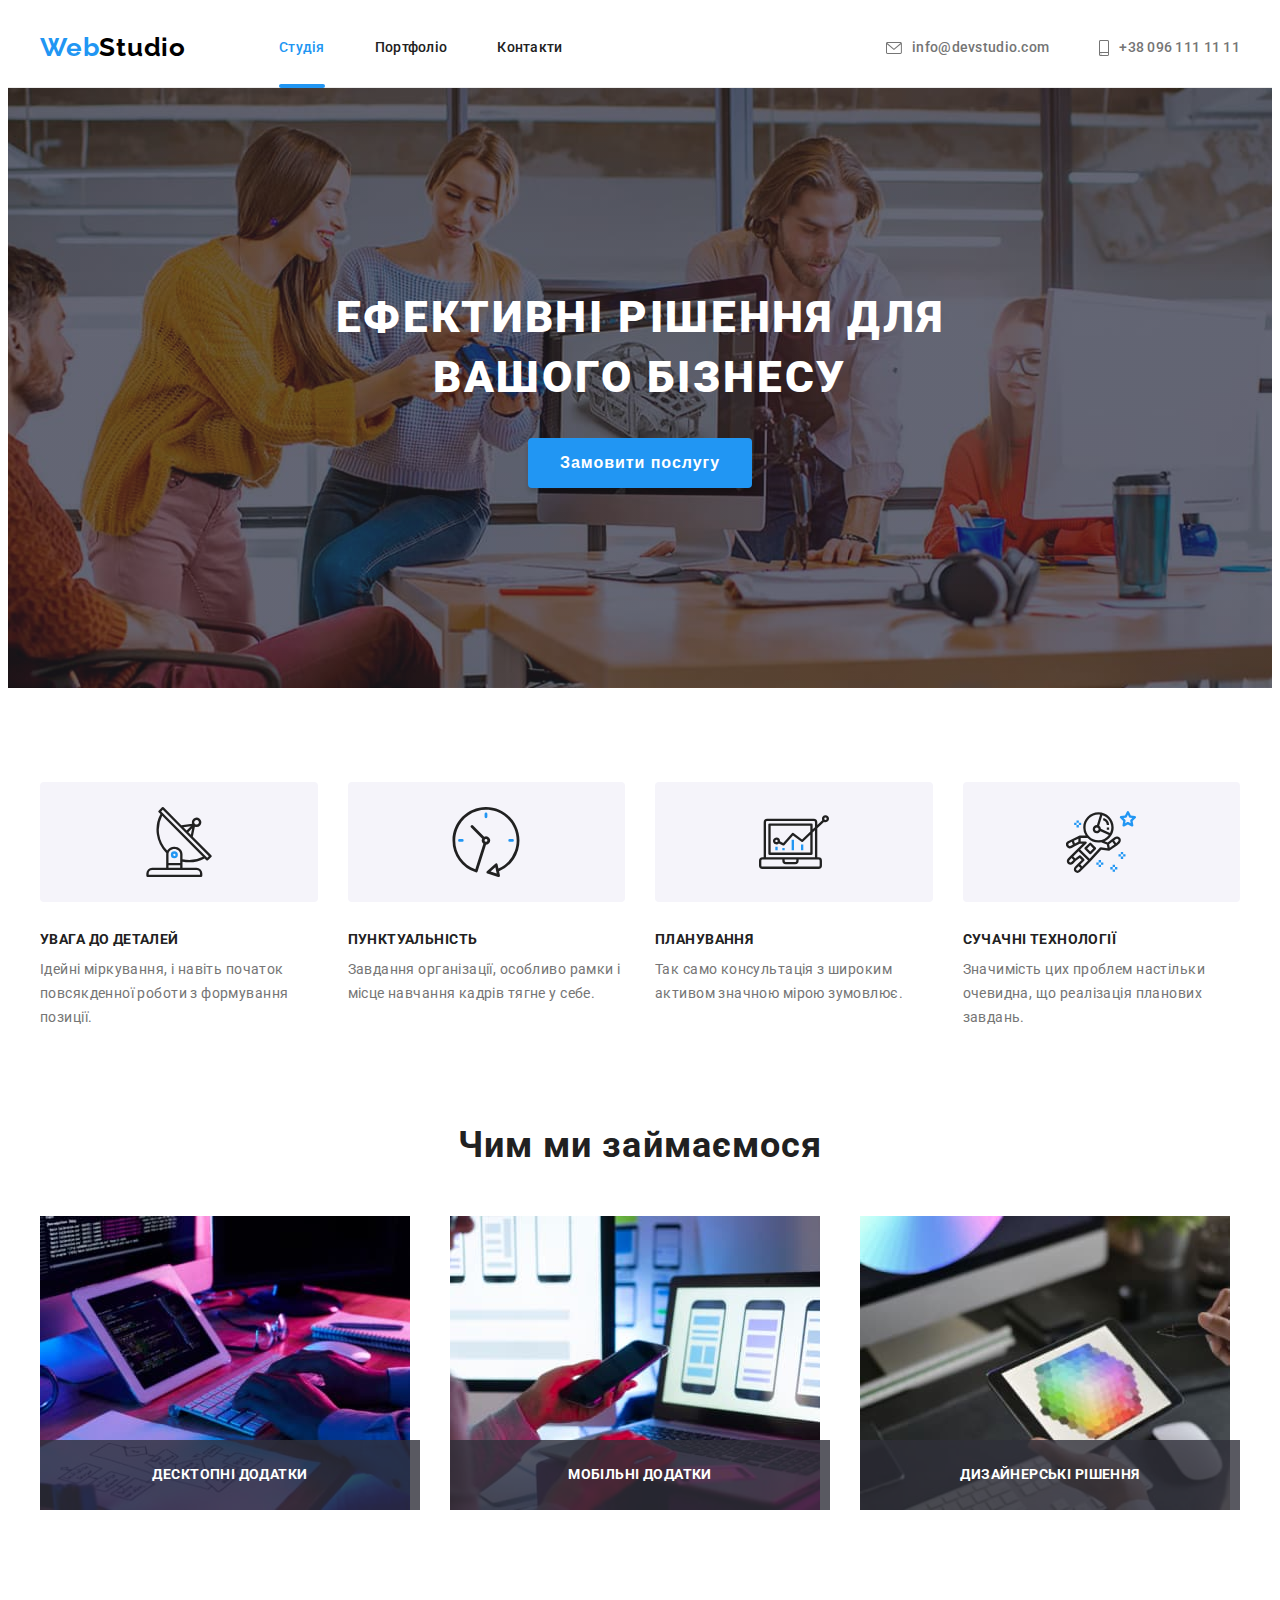
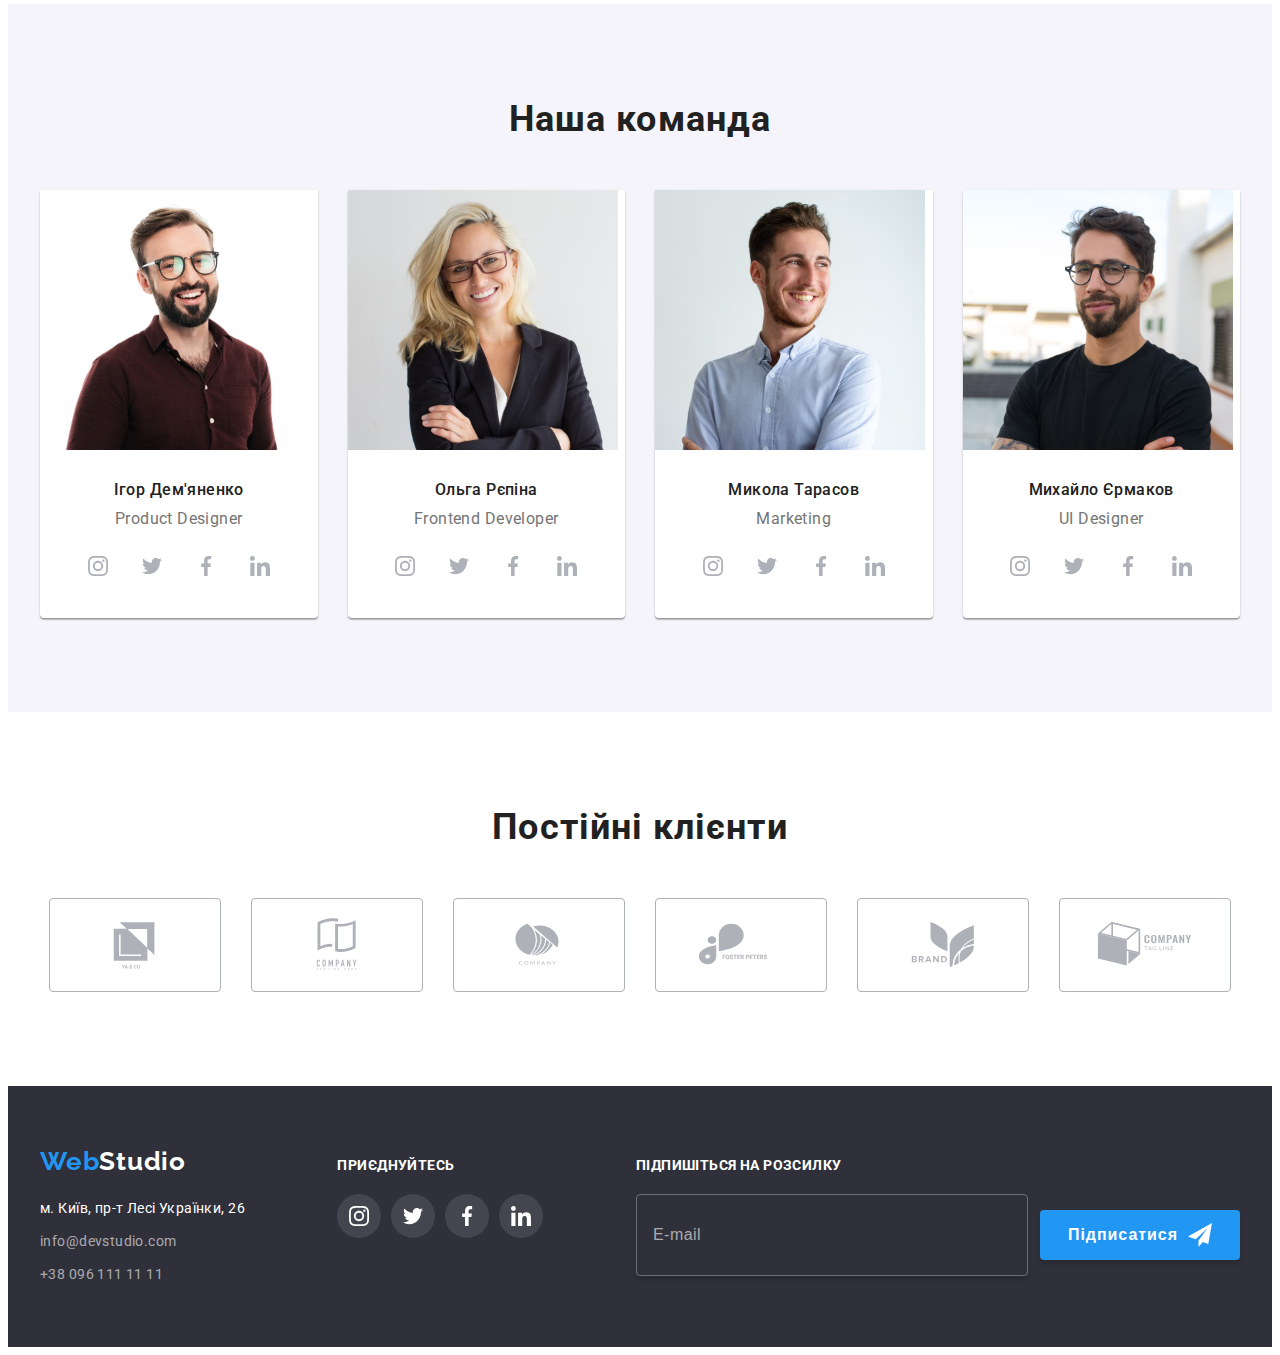
<file: index.html>
<!DOCTYPE html>
<html lang="uk">
  <head>
    <meta charset="UTF-8" />
    <meta http-equiv="X-UA-Compatible" content="IE=edge" />
    <meta name="viewport" content="width=device-width, initial-scale=1.0" />
    <title>WebStudio</title>
    <link rel="preconnect" href="https://fonts.googleapis.com" />
    <link rel="preconnect" href="https://fonts.gstatic.com" crossorigin />
    <link
      href="https://fonts.googleapis.com/css2?family=Raleway:wght@700&family=Roboto:wght@400;500;700;900&display=swap"
      rel="stylesheet"
    />
    <link
      rel="stylesheet"
      href="https://cdnjs.cloudflare.com/ajax/libs/modern-normalize/1.1.0/modern-normalize.min.css"
      integrity="sha512-wpPYUAdjBVSE4KJnH1VR1HeZfpl1ub8YT/NKx4PuQ5NmX2tKuGu6U/JRp5y+Y8XG2tV+wKQpNHVUX03MfMFn9Q=="
      crossorigin="anonymous"
      referrerpolicy="no-referrer"
    />
    <link rel="stylesheet" href="./css/styles.css" />
  </head>
  <body>
    <!-- HEADER -->
    <header class="page-header">
      <div class="container page-header-container">
        <nav class="page-nav">
          <a class="logo header-logo link" href="./index.html"
            ><span class="accent">Web</span>Studio</a
          >

          <ul class="menu-list list">
            <li class="menu-item">
              <a class="menu-link link current" href="./index.html">Студія</a>
            </li>
            <li class="menu-item">
              <a class="menu-link link" href="./portfolio.html">Портфоліо</a>
            </li>
            <li class="menu-item"><a class="menu-link link" href="">Контакти</a></li>
          </ul>
        </nav>

        <ul class="auth-nav list">
          <li class="auth-item">
            <a class="auth-link link" href="mailto:info@devstudio.com">
              <svg class="auth-link-icon" width="16" height="12">
                <use href="./images/icons.svg#icon-envelope"></use>
              </svg>
              info@devstudio.com</a
            >
          </li>
          <li class="auth-item">
            <a class="auth-link link" href="tel:+380961111111">
              <svg class="auth-link-icon" width="10" height="16">
                <use href="./images/icons.svg#icon-smartphone"></use>
              </svg>
              +38 096 111 11 11</a
            >
          </li>
        </ul>
      </div>
    </header>

    <main>
      <!-- HERO -->
      <section class="hero">
        <h1 class="page-title">Ефективні рішення для вашого бізнесу</h1>
        <button class="btn" type="button" data-modal-open>Замовити послугу</button>
      </section>

      <!-- FEATURES -->
      <section class="features-section section">
        <div class="container">
          <h2 class="visually-hidden">Особливості</h2>
          <ul class="features list">
            <li class="feature">
              <div class="thumb">
                <svg width="70" height="70">
                  <use href="./images/icons.svg#icon-antenna"></use>
                </svg>
              </div>
              <h3 class="subtitle">Увага до деталей</h3>
              <p class="description">
                Ідейні міркування, і навіть початок повсякденної роботи з формування позиції.
              </p>
            </li>

            <li class="feature">
              <div class="thumb">
                <svg width="70" height="70">
                  <use href="./images/icons.svg#icon-clock"></use>
                </svg>
              </div>
              <h3 class="subtitle">Пунктуальність</h3>
              <p class="description">
                Завдання організації, особливо рамки і місце навчання кадрів тягне у себе.
              </p>
            </li>

            <li class="feature">
              <div class="thumb">
                <svg width="70" height="70">
                  <use href="./images/icons.svg#icon-diagram"></use>
                </svg>
              </div>
              <h3 class="subtitle">Планування</h3>
              <p class="description">
                Так само консультація з широким активом значною мірою зумовлює.
              </p>
            </li>

            <li class="feature">
              <div class="thumb">
                <svg width="70" height="70">
                  <use href="./images/icons.svg#icon-astronaut"></use>
                </svg>
              </div>
              <h3 class="subtitle">Сучачні технології</h3>
              <p class="description">
                Значимість цих проблем настільки очевидна, що реалізація планових завдань.
              </p>
            </li>
          </ul>
        </div>
      </section>

      <!-- WHAT WE DO -->
      <section class="section">
        <div class="container">
          <h2 class="title">Чим ми займаємося</h2>
          <ul class="directions list">
            <li class="direction">
              <img
                src="./images/what-we-do/noutbook.jpg"
                alt="чоловік пише код програми на ноутбуці"
                width="370"
                height="294"
              />
              <p class="direction-name">Десктопні додатки</p>
            </li>
            <li class="direction">
              <img
                src="./images/what-we-do/mobile.jpg"
                alt="програміст розробляє мобільну версію сайту"
                width="370"
                height="294"
              />
              <p class="direction-name">Мобільні додатки</p>
            </li>
            <li class="direction">
              <img
                src="./images/what-we-do/tablet.jpg"
                alt="палітра кольорів на екрані планшету"
                width="370"
                height="294"
              />
              <p class="direction-name">Дизайнерські рішення</p>
            </li>
          </ul>
        </div>
      </section>

      <!-- ABOUT -->
      <section class="about section">
        <div class="container">
          <h2 class="title">Наша команда</h2>
          <ul class="team list">
            <li class="team-item">
              <img src="./images/team/igor-demjanenko.jpg" alt="чоловік" width="270" height="260" />
              <div class="content-wrap">
                <h3 class="name">Ігор Дем'яненко</h3>
                <p class="position" lang="en">Product Designer</p>
                <ul class="social-list list">
                  <li>
                    <a href="" class="social-list-link social-list-link-theme-light">
                      <svg class="social-list-icon" width="20" height="20">
                        <use href="./images/icons.svg#icon-instagram"></use>
                      </svg>
                    </a>
                  </li>
                  <li>
                    <a href="" class="social-list-link social-list-link-theme-light">
                      <svg class="social-list-icon" width="20" height="20">
                        <use href="./images/icons.svg#icon-twitter"></use>
                      </svg>
                    </a>
                  </li>
                  <li>
                    <a href="" class="social-list-link social-list-link-theme-light">
                      <svg class="social-list-icon" width="20" height="20">
                        <use href="./images/icons.svg#icon-facebook"></use>
                      </svg>
                    </a>
                  </li>
                  <li>
                    <a href="" class="social-list-link social-list-link-theme-light">
                      <svg class="social-list-icon" width="20" height="20">
                        <use href="./images/icons.svg#icon-linkedin"></use>
                      </svg>
                    </a>
                  </li>
                </ul>
              </div>
            </li>

            <li class="team-item">
              <img src="./images/team/olga-repina.jpg" alt="жінка" width="270" height="260" />
              <div class="content-wrap">
                <h3 class="name">Ольга Рєпіна</h3>
                <p class="position" lang="en">Frontend Developer</p>
                <ul class="social-list list">
                  <li>
                    <a href="" class="social-list-link social-list-link-theme-light">
                      <svg class="social-list-icon" width="20" height="20">
                        <use href="./images/icons.svg#icon-instagram"></use>
                      </svg>
                    </a>
                  </li>
                  <li>
                    <a href="" class="social-list-link social-list-link-theme-light">
                      <svg class="social-list-icon" width="20" height="20">
                        <use href="./images/icons.svg#icon-twitter"></use>
                      </svg>
                    </a>
                  </li>
                  <li>
                    <a href="" class="social-list-link social-list-link-theme-light">
                      <svg class="social-list-icon" width="20" height="20">
                        <use href="./images/icons.svg#icon-facebook"></use>
                      </svg>
                    </a>
                  </li>
                  <li>
                    <a href="" class="social-list-link social-list-link-theme-light">
                      <svg class="social-list-icon" width="20" height="20">
                        <use href="./images/icons.svg#icon-linkedin"></use>
                      </svg>
                    </a>
                  </li>
                </ul>
              </div>
            </li>

            <li class="team-item">
              <img src="./images/team/nikolaj-tarasov.jpg" alt="чоловік" width="270" height="260" />
              <div class="content-wrap">
                <h3 class="name">Микола Тарасов</h3>
                <p class="position" lang="en">Marketing</p>
                <ul class="social-list list">
                  <li>
                    <a href="" class="social-list-link social-list-link-theme-light">
                      <svg class="social-list-icon" width="20" height="20">
                        <use href="./images/icons.svg#icon-instagram"></use>
                      </svg>
                    </a>
                  </li>
                  <li>
                    <a href="" class="social-list-link social-list-link-theme-light">
                      <svg class="social-list-icon" width="20" height="20">
                        <use href="./images/icons.svg#icon-twitter"></use>
                      </svg>
                    </a>
                  </li>
                  <li>
                    <a href="" class="social-list-link social-list-link-theme-light">
                      <svg class="social-list-icon" width="20" height="20">
                        <use href="./images/icons.svg#icon-facebook"></use>
                      </svg>
                    </a>
                  </li>
                  <li>
                    <a href="" class="social-list-link social-list-link-theme-light">
                      <svg class="social-list-icon" width="20" height="20">
                        <use href="./images/icons.svg#icon-linkedin"></use>
                      </svg>
                    </a>
                  </li>
                </ul>
              </div>
            </li>

            <li class="team-item">
              <img src="./images/team/mihail-ermakov.jpg" alt="чоловік" width="270" height="260" />
              <div class="content-wrap">
                <h3 class="name">Михайло Єрмаков</h3>
                <p class="position" lang="en">UI Designer</p>
                <ul class="social-list list">
                  <li>
                    <a href="" class="social-list-link social-list-link-theme-light">
                      <svg class="social-list-icon" width="20" height="20">
                        <use href="./images/icons.svg#icon-instagram"></use>
                      </svg>
                    </a>
                  </li>
                  <li>
                    <a href="" class="social-list-link social-list-link-theme-light">
                      <svg class="social-list-icon" width="20" height="20">
                        <use href="./images/icons.svg#icon-twitter"></use>
                      </svg>
                    </a>
                  </li>
                  <li>
                    <a href="" class="social-list-link social-list-link-theme-light">
                      <svg class="social-list-icon" width="20" height="20">
                        <use href="./images/icons.svg#icon-facebook"></use>
                      </svg>
                    </a>
                  </li>
                  <li>
                    <a href="" class="social-list-link social-list-link-theme-light">
                      <svg class="social-list-icon" width="20" height="20">
                        <use href="./images/icons.svg#icon-linkedin"></use>
                      </svg>
                    </a>
                  </li>
                </ul>
              </div>
            </li>
          </ul>
        </div>
      </section>

      <!-- CLIENTS -->
      <section class="section">
        <div class="container">
          <h2 class="title">Постійні клієнти</h2>

          <ul class="client-list list">
            <li>
              <a href="" class="client-list-link">
                <svg class="client-logo" width="106" height="60">
                  <use href="./images/icons.svg#icon-client-1"></use>
                </svg>
              </a>
            </li>

            <li>
              <a href="" class="client-list-link">
                <svg class="client-logo" width="106" height="60">
                  <use href="./images/icons.svg#icon-client-2"></use>
                </svg>
              </a>
            </li>

            <li>
              <a href="" class="client-list-link">
                <svg class="client-logo" width="106" height="60">
                  <use href="./images/icons.svg#icon-client-3"></use>
                </svg>
              </a>
            </li>

            <li>
              <a href="" class="client-list-link">
                <svg class="client-logo" width="106" height="60">
                  <use href="./images/icons.svg#icon-client-4"></use>
                </svg>
              </a>
            </li>

            <li>
              <a href="" class="client-list-link">
                <svg class="client-logo" width="106" height="60">
                  <use href="./images/icons.svg#icon-client-5"></use>
                </svg>
              </a>
            </li>

            <li>
              <a href="" class="client-list-link">
                <svg class="client-logo" width="106" height="60">
                  <use href="./images/icons.svg#icon-client-6"></use>
                </svg>
              </a>
            </li>
          </ul>
        </div>
      </section>
    </main>

    <!-- FOOTER -->
    <footer class="page-footer">
      <div class="container footer-container">
        <div class="adress-block">
          <a class="logo footer-logo link" href="./index.html"
            ><span class="accent">Web</span>Studio</a
          >
          <address>
            <ul class="adress-list list">
              <li class="adress-item">
                <a
                  class="address link"
                  href="https://goo.gl/maps/6pip9bkwr5iF757Q7"
                  target="_blank"
                  rel="noopener noreferrer"
                  >м. Київ, пр-т Лесі Українки, 26</a
                >
              </li>
              <li class="adress-item">
                <a class="contact link" href="mailto:info@devstudio.com">info@devstudio.com</a>
              </li>
              <li class="adress-item">
                <a class="contact link" href="tel:+380961111111">+38 096 111 11 11</a>
              </li>
            </ul>
          </address>
        </div>

        <div class="social-block">
          <p class="block-desk">Приєднуйтесь</p>
          <ul class="social-list list">
            <li>
              <a href="" class="social-list-link social-list-link-theme-dark">
                <svg class="social-list-icon" width="20" height="20">
                  <use href="./images/icons.svg#icon-instagram"></use>
                </svg>
              </a>
            </li>
            <li>
              <a href="" class="social-list-link social-list-link-theme-dark">
                <svg class="social-list-icon" width="20" height="20">
                  <use href="./images/icons.svg#icon-twitter"></use>
                </svg>
              </a>
            </li>
            <li>
              <a href="" class="social-list-link social-list-link-theme-dark">
                <svg class="social-list-icon" width="20" height="20">
                  <use href="./images/icons.svg#icon-facebook"></use>
                </svg>
              </a>
            </li>
            <li>
              <a href="" class="social-list-link social-list-link-theme-dark">
                <svg class="social-list-icon" width="20" height="20">
                  <use href="./images/icons.svg#icon-linkedin"></use>
                </svg>
              </a>
            </li>
          </ul>
        </div>

        <div class="form-block">
          <p class="block-desk">Підпишіться на розсилку</p>
          <form class="footer-form">
            <input type="email" name="user-email" class="footer-form-input" placeholder="E-mail" />
            <button type="submit" class="btn btn-with-icon">
              Підписатися
              <svg class="btn-icon" width="24" height="24">
                <use href="./images/icons.svg#icon-send"></use>
              </svg>
            </button>
          </form>
        </div>
      </div>
    </footer>

    <!-- MODAL -->
    <div class="backdrop is-hidden" data-modal>
      <div class="modal">
        <button type="button" class="modal-close-btn" data-modal-close>
          <svg class="modal-close-icon" width="18" height="18">
            <use href="./images/icons.svg#icon-close"></use>
          </svg>
        </button>

        <p class="modal-desk">Залиште свої дані, ми вам передзвонимо</p>

        <form class="modal-form">
          <label class="modal-form-field">
            <span class="modal-form-input-desk">Ім'я</span>
            <span class="modal-form-input-wrapper">
              <input type="text" name="user-name" class="modal-form-input" />
              <svg class="modal-form-icon" width="18" height="18">
                <use href="./images/icons.svg#icon-person"></use>
              </svg>
            </span>
          </label>

          <label class="modal-form-field">
            <span class="modal-form-input-desk">Телефон</span>
            <span class="modal-form-input-wrapper">
              <input type="tel" name="user-phone" class="modal-form-input" />
              <svg class="modal-form-icon" width="18" height="18">
                <use href="./images/icons.svg#icon-phone"></use>
              </svg>
            </span>
          </label>

          <label class="modal-form-field">
            <span class="modal-form-input-desk">Пошта</span>
            <span class="modal-form-input-wrapper">
              <input type="email" name="user-email" class="modal-form-input" />
              <svg class="modal-form-icon" width="18" height="18">
                <use href="./images/icons.svg#icon-email"></use>
              </svg>
            </span>
          </label>

          <label class="modal-form-field">
            <span class="modal-form-input-desk">Коментар</span>
            <textarea
              class="modal-form-massage"
              name="user-comment"
              placeholder="Введіть текст"
            ></textarea>
          </label>

          <input
            type="checkbox"
            name="user-policy"
            id="policy"
            class="modal-form-check visually-hidden"
          />
          <label for="policy" class="modal-form-check-desc"
            >Погоджуюся з розсилкою та приймаю &nbsp<a href="" class="contract-link"
              >Умови договору</a
            ></label
          >

          <button type="submit" class="btn modal-form-btn">Відправити</button>
        </form>
      </div>
    </div>

    <script src="./js/modal.js"></script>
  </body>
</html>
</file>
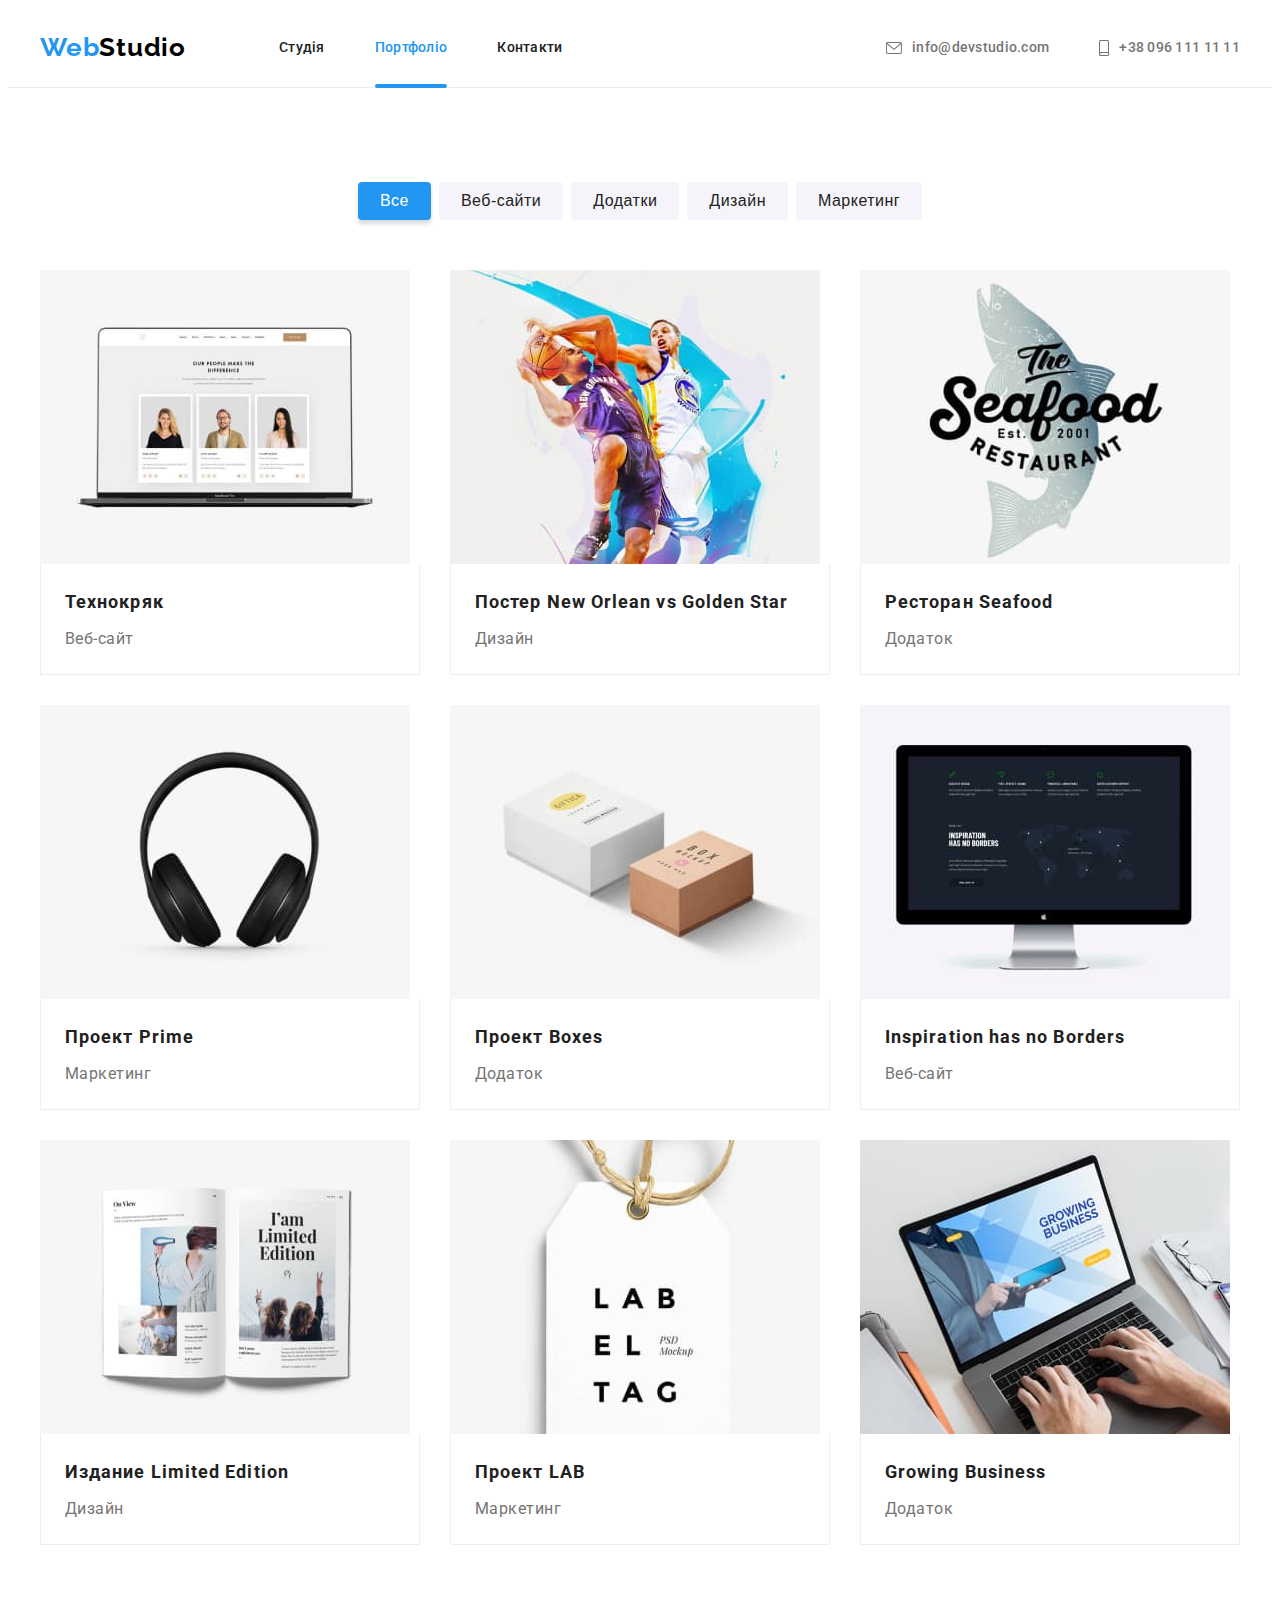
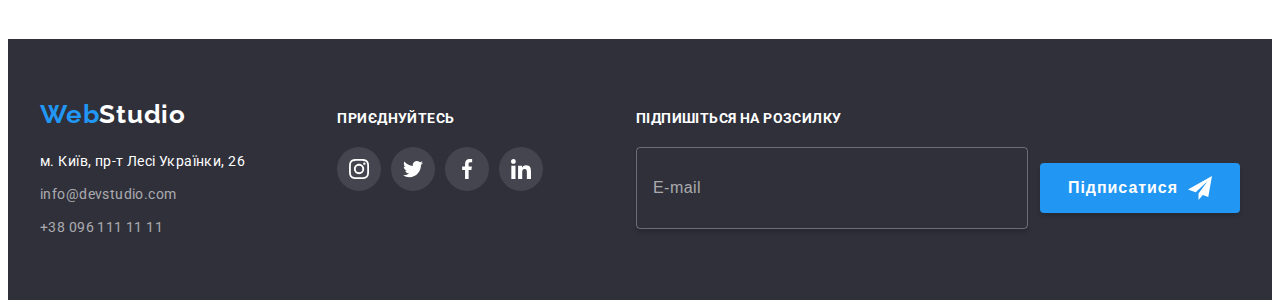
<file: portfolio.html>
<!DOCTYPE html>
<html lang="uk">
  <head>
    <meta charset="UTF-8" />
    <meta http-equiv="X-UA-Compatible" content="IE=edge" />
    <meta name="viewport" content="width=device-width, initial-scale=1.0" />
    <title>WebStudio</title>
    <link rel="preconnect" href="https://fonts.googleapis.com" />
    <link rel="preconnect" href="https://fonts.gstatic.com" crossorigin />
    <link
      href="https://fonts.googleapis.com/css2?family=Raleway:wght@700&family=Roboto:wght@400;500;700;900&display=swap"
      rel="stylesheet"
    />
    <link
      rel="stylesheet"
      href="https://cdnjs.cloudflare.com/ajax/libs/modern-normalize/1.1.0/modern-normalize.min.css"
      integrity="sha512-wpPYUAdjBVSE4KJnH1VR1HeZfpl1ub8YT/NKx4PuQ5NmX2tKuGu6U/JRp5y+Y8XG2tV+wKQpNHVUX03MfMFn9Q=="
      crossorigin="anonymous"
      referrerpolicy="no-referrer"
    />
    <link rel="stylesheet" href="./css/styles.css" />
  </head>
  <body>
    <!-- HEADER -->
    <header class="page-header">
      <div class="container page-header-container">
        <nav class="page-nav">
          <a class="logo header-logo link" href="./index.html"
            ><span class="accent">Web</span>Studio</a
          >

          <ul class="menu-list list">
            <li class="menu-item">
              <a class="menu-link link" href="./index.html">Студія</a>
            </li>
            <li class="menu-item">
              <a class="menu-link link current" href="./portfolio.html">Портфоліо</a>
            </li>
            <li class="menu-item"><a class="menu-link link" href="">Контакти</a></li>
          </ul>
        </nav>

        <ul class="auth-nav list">
          <li class="auth-item">
            <a class="auth-link link" href="mailto:info@devstudio.com">
              <svg class="auth-link-icon" width="16" height="12">
                <use href="./images/icons.svg#icon-envelope"></use>
              </svg>
              info@devstudio.com</a
            >
          </li>
          <li class="auth-item">
            <a class="auth-link link" href="tel:+380961111111">
              <svg class="auth-link-icon" width="10" height="16">
                <use href="./images/icons.svg#icon-smartphone"></use>
              </svg>
              +38 096 111 11 11</a
            >
          </li>
        </ul>
      </div>
    </header>

    <main>
      <!-- OUR WORKS -->
      <section class="section">
        <div class="container">
          <h1 class="visually-hidden">OUR WORKS</h1>
          <ul class="filter-list list">
            <li class="filter-item">
              <button class="filter-btn filter-btn-active" type="button">Все</button>
            </li>
            <li class="filter-item"><button class="filter-btn" type="button">Веб-сайти</button></li>
            <li class="filter-item"><button class="filter-btn" type="button">Додатки</button></li>
            <li class="filter-item"><button class="filter-btn" type="button">Дизайн</button></li>
            <li class="filter-item"><button class="filter-btn" type="button">Маркетинг</button></li>
          </ul>
          <ul class="gallery list">
            <li class="gallery-item">
              <div class="gallery-img-wrap">
                <img
                  src="./images/works/work-1.jpg"
                  alt="на ноутбуці відкритий сайт"
                  width="370"
                  height="294"
                />
                <div class="overlay">
                  <p class="overlay-text">
                    Ресурс пропонує комплексні пропозиції з різним рівнем функціоналу та сервісів.
                    Все це дозволить відвідувачу отримати вичерпні відомості про компанію чи
                    приватну особу.
                  </p>
                </div>
              </div>
              <div class="gallery-content">
                <h2 class="caption">Технокряк</h2>
                <p class="category">Веб-сайт</p>
              </div>
            </li>

            <li class="gallery-item">
              <div class="gallery-img-wrap">
                <img
                  src="./images/works/work-2.jpg"
                  alt="два баскетболісти під час гри"
                  width="370"
                  height="294"
                />
                <div class="overlay">
                  <p class="overlay-text">
                    Ресурс пропонує комплексні пропозиції з різним рівнем функціоналу та сервісів.
                    Все це дозволить відвідувачу отримати вичерпні відомості про компанію чи
                    приватну особу.Ресурс пропонує комплексні пропозиції з різним рівнем функціоналу
                    та сервісів. Все це дозволить відвідувачу отримати вичерпні відомості про
                    компанію чи приватну особу.Ресурс пропонує комплексні пропозиції з різним рівнем
                    функціоналу та сервісів. Все це дозволить відвідувачу отримати вичерпні
                    відомості про компанію чи приватну особу.
                  </p>
                </div>
              </div>
              <div class="gallery-content">
                <h2 class="caption">Постер New Orlean vs Golden Star</h2>
                <p class="category">Дизайн</p>
              </div>
            </li>

            <li class="gallery-item">
              <div class="gallery-img-wrap">
                <img src="./images/works/work-3.jpg" alt="логотип" width="370" height="294" />
                <div class="overlay">
                  <p class="overlay-text">
                    Ресурс пропонує комплексні пропозиції з різним рівнем функціоналу та сервісів.
                    Все це дозволить відвідувачу отримати вичерпні відомості про компанію чи
                    приватну особу.
                  </p>
                </div>
              </div>
              <div class="gallery-content">
                <h2 class="caption">Ресторан Seafood</h2>
                <p class="category">Додаток</p>
              </div>
            </li>

            <li class="gallery-item">
              <div class="gallery-img-wrap">
                <img src="./images/works/work-4.jpg" alt="навушники" width="370" height="294" />
                <div class="overlay">
                  <p class="overlay-text">
                    Ресурс пропонує комплексні пропозиції з різним рівнем функціоналу та сервісів.
                    Все це дозволить відвідувачу отримати вичерпні відомості про компанію чи
                    приватну особу.
                  </p>
                </div>
              </div>
              <div class="gallery-content">
                <h2 class="caption">Проект Prime</h2>
                <p class="category">Маркетинг</p>
              </div>
            </li>

            <li class="gallery-item">
              <div class="gallery-img-wrap">
                <img src="./images/works/work-5.jpg" alt="дві коробки" width="370" height="294" />
                <div class="overlay">
                  <p class="overlay-text">
                    Ресурс пропонує комплексні пропозиції з різним рівнем функціоналу та сервісів.
                    Все це дозволить відвідувачу отримати вичерпні відомості про компанію чи
                    приватну особу.
                  </p>
                </div>
              </div>
              <div class="gallery-content">
                <h2 class="caption">Проект Boxes</h2>
                <p class="category">Додаток</p>
              </div>
            </li>

            <li class="gallery-item">
              <div class="gallery-img-wrap">
                <img
                  src="./images/works/work-6.jpg"
                  alt="на мониторі веб-сайт"
                  width="370"
                  height="294"
                />
                <div class="overlay">
                  <p class="overlay-text">
                    Ресурс пропонує комплексні пропозиції з різним рівнем функціоналу та сервісів.
                    Все це дозволить відвідувачу отримати вичерпні відомості про компанію чи
                    приватну особу.
                  </p>
                </div>
              </div>
              <div class="gallery-content">
                <h2 class="caption">Inspiration has no Borders</h2>
                <p class="category">Веб-сайт</p>
              </div>
            </li>

            <li class="gallery-item">
              <div class="gallery-img-wrap">
                <img src="./images/works/work-7.jpg" alt="журнал" width="370" height="294" />
                <div class="overlay">
                  <p class="overlay-text">
                    Ресурс пропонує комплексні пропозиції з різним рівнем функціоналу та сервісів.
                    Все це дозволить відвідувачу отримати вичерпні відомості про компанію чи
                    приватну особу.
                  </p>
                </div>
              </div>
              <div class="gallery-content">
                <h2 class="caption">Издание Limited Edition</h2>
                <p class="category">Дизайн</p>
              </div>
            </li>

            <li class="gallery-item">
              <div class="gallery-img-wrap">
                <img src="./images/works/work-8.jpg" alt="бірка" width="370" height="294" />
                <div class="overlay">
                  <p class="overlay-text">
                    Ресурс пропонує комплексні пропозиції з різним рівнем функціоналу та сервісів.
                    Все це дозволить відвідувачу отримати вичерпні відомості про компанію чи
                    приватну особу.
                  </p>
                </div>
              </div>
              <div class="gallery-content">
                <h2 class="caption">Проект LAB</h2>
                <p class="category">Маркетинг</p>
              </div>
            </li>

            <li class="gallery-item">
              <div class="gallery-img-wrap">
                <img
                  src="./images/works/work-9.jpg"
                  alt="людина працює за ноутбуком"
                  width="370"
                  height="294"
                />
                <div class="overlay">
                  <p class="overlay-text">
                    Ресурс пропонує комплексні пропозиції з різним рівнем функціоналу та сервісів.
                    Все це дозволить відвідувачу отримати вичерпні відомості про компанію чи
                    приватну особу.
                  </p>
                </div>
              </div>
              <div class="gallery-content">
                <h2 class="caption">Growing Business</h2>
                <p class="category">Додаток</p>
              </div>
            </li>
          </ul>
        </div>
      </section>
    </main>

    <!-- FOOTER -->
    <footer class="page-footer">
      <div class="container footer-container">
        <div class="adress-block">
          <a class="logo footer-logo link" href="./index.html"
            ><span class="accent">Web</span>Studio</a
          >
          <address>
            <ul class="adress-list list">
              <li class="adress-item">
                <a
                  class="address link"
                  href="https://goo.gl/maps/6pip9bkwr5iF757Q7"
                  target="_blank"
                  rel="noopener noreferrer"
                  >м. Київ, пр-т Лесі Українки, 26</a
                >
              </li>
              <li class="adress-item">
                <a class="contact link" href="mailto:info@devstudio.com">info@devstudio.com</a>
              </li>
              <li class="adress-item">
                <a class="contact link" href="tel:+380961111111">+38 096 111 11 11</a>
              </li>
            </ul>
          </address>
        </div>

        <div class="social-block">
          <p class="block-desk">Приєднуйтесь</p>
          <ul class="social-list list">
            <li>
              <a href="" class="social-list-link social-list-link-theme-dark">
                <svg class="social-list-icon" width="20" height="20">
                  <use href="./images/icons.svg#icon-instagram"></use>
                </svg>
              </a>
            </li>
            <li>
              <a href="" class="social-list-link social-list-link-theme-dark">
                <svg class="social-list-icon" width="20" height="20">
                  <use href="./images/icons.svg#icon-twitter"></use>
                </svg>
              </a>
            </li>
            <li>
              <a href="" class="social-list-link social-list-link-theme-dark">
                <svg class="social-list-icon" width="20" height="20">
                  <use href="./images/icons.svg#icon-facebook"></use>
                </svg>
              </a>
            </li>
            <li>
              <a href="" class="social-list-link social-list-link-theme-dark">
                <svg class="social-list-icon" width="20" height="20">
                  <use href="./images/icons.svg#icon-linkedin"></use>
                </svg>
              </a>
            </li>
          </ul>
        </div>

        <div class="form-block">
          <p class="block-desk">Підпишіться на розсилку</p>
          <form class="footer-form">
            <input type="email" name="user-email" class="footer-form-input" placeholder="E-mail" />
            <button type="submit" class="btn btn-with-icon">
              Підписатися
              <svg class="btn-icon" width="24" height="24">
                <use href="./images/icons.svg#icon-send"></use>
              </svg>
            </button>
          </form>
        </div>
      </div>
    </footer>
  </body>
</html>
</file>
<file: css/styles.css>
:root {
  --primary-font: 'Roboto', sans-serif;
  --secondary-font: 'Raleway', sans-serif;

  --primary-text-color: #212121;
  --secondary-text-color: #757575;
  --secondary-text-color-theme-dark: rgba(255, 255, 255, 0.6);
  --white-color: #ffffff;
  --black-color: #000000;
  --accent-color: #2196f3;
  --icon-color: #afb1b8;
  --icon-bg-color-theme-dark: rgba(255, 255, 255, 0.1);

  --black-color-backdrop: rgba(0, 0, 0, 0.2);
  --accent-color-overlay: rgba(33, 150, 243, 0.9);

  --bg-color-theme-dark: #2f303a;
  --bg-color-theme-dark-opacity: rgba(47, 48, 58, 0.8);
  --secondary-bg-color: #f5f4fa;
  --hero-bg-color: #c4c4c4;
  --primary-border-color: #eeeeee;
  --secondary-border-color: #ececec;

  --input-border-color: rgba(33, 33, 33, 0.2);
  --input-border-color-theme-dark: rgba(255, 255, 255, 0.3);
  --placeholder-color: rgba(117, 117, 117, 0.5);

  --item-set-gap: 30px;

  --timing-func: cubic-bezier(0.4, 0, 0.2, 1);
  --duration: 250ms;
}

h1,
h2,
h3,
h4,
h5,
h6,
p {
  margin-top: 0;
  margin-bottom: 0;
}

ul,
ol {
  margin-top: 0;
  margin-bottom: 0;
  padding-left: 0;
}

img {
  display: block;
  max-width: 100%;
  height: auto;
}

button {
  cursor: pointer;
}

body {
  font-family: var(--primary-font);
  font-size: 14px;

  color: var(--primary-text-color);
  background-color: var(--white-color);
}

.list {
  list-style: none;
}

.link {
  text-decoration: none;
}

.section {
  padding-top: 94px;
  padding-bottom: 94px;
}

.container {
  width: 1200px;
  padding-left: 15px;
  padding-right: 15px;
  margin-left: auto;
  margin-right: auto;
}

.visually-hidden {
  position: absolute;
  width: 1px;
  height: 1px;
  margin: -1px;
  border: 0;
  padding: 0;
  white-space: nowrap;
  clip-path: inset(100%);
  clip: rect(0 0 0 0);
  overflow: hidden;
}

/* =========================== COMPONENTS =========================== */

.logo {
  display: inline-block;

  font-family: var(--secondary-font);
  font-weight: 700;
  font-size: 26px;
  line-height: 1.19;
  letter-spacing: 0.03em;
}

.accent {
  color: var(--accent-color);
}

.title {
  margin-bottom: 50px;

  font-weight: 700;
  font-size: 36px;
  line-height: 1.17;
  text-align: center;
  letter-spacing: 0.03em;
}

/* BTN */

.btn {
  min-width: 200px;
  padding: 10px 32px;

  border: none;
  border-radius: 4px;

  font-weight: 700;
  font-size: 16px;
  line-height: 1.88;
  letter-spacing: 0.06em;
  text-align: center;

  color: var(--white-color);
  background-color: var(--accent-color);
  box-shadow: 0px 4px 4px rgba(0, 0, 0, 0.15);
}

.btn-with-icon {
  display: flex;
  align-items: center;
  gap: 10px;
  padding-left: 28px;
  padding-right: 28px;
}

.btn-icon {
  fill: currentColor;
}

/* SOCIAL-LIST */

.social-list {
  display: flex;
  justify-content: center;
  gap: 10px;
}

.social-list-link {
  display: flex;
  justify-content: center;
  align-items: center;
  width: 44px;
  height: 44px;

  border-radius: 50%;

  transition: background-color var(--duration) var(--timing-func);
}

.social-list-link-theme-light {
  color: var(--icon-color);
  background-color: var(--white-color);
}

.social-list-link-theme-dark {
  color: var(--white-color);
  background-color: var(--icon-bg-color-theme-dark);
}

.social-list-link:hover,
.social-list-link:focus {
  background-color: var(--accent-color);
}

.social-list-icon {
  fill: currentColor;

  transition: fill var(--duration) var(--timing-func);
}

.social-list-link:hover .social-list-icon,
.social-list-link:focus .social-list-icon {
  fill: var(--white-color);
}

/* =========================== HEADER =========================== */
.page-header {
  border-bottom: 1px solid var(--secondary-border-color);
}

.page-header-container {
  display: flex;
  justify-content: space-between;
  align-items: center;
}

.page-nav,
.auth-nav,
.menu-list {
  display: flex;
  align-items: center;
}

.header-logo {
  padding-top: 24px;
  padding-bottom: 24px;
  margin-right: 93px;

  color: var(--black-color);
}

.menu-item:not(:last-child),
.auth-item:not(:last-child) {
  margin-right: 50px;
}

.menu-link,
.auth-link {
  display: inline-flex;
  align-items: center;
  padding-top: 32px;
  padding-bottom: 31px;

  font-weight: 500;
  line-height: 1.14;
  letter-spacing: 0.02em;
}

.menu-link {
  position: relative;
  color: var(--primary-text-color);

  transition: color var(--duration) var(--timing-func);
}

.auth-link {
  color: var(--secondary-text-color);

  transition: color var(--duration) var(--timing-func);
}

.menu-link:hover,
.menu-link:focus,
.auth-link:hover,
.auth-link:focus {
  color: var(--accent-color);
}

.current {
  color: var(--accent-color);
}

.current::after {
  content: '';

  position: absolute;
  left: 0;
  bottom: -1px;
  width: 100%;
  height: 4px;

  background-color: currentColor;
  border-radius: 2px;
}

.auth-link-icon {
  margin-right: 10px;

  fill: currentColor;
}

/* =========================== HERO =========================== */

.hero {
  max-width: 1600px;
  margin-left: auto;
  margin-right: auto;
  padding-top: 200px;
  padding-bottom: 200px;

  text-align: center;

  background-color: var(--hero-bg-color);
  background-image: linear-gradient(rgba(47, 48, 58, 0.4), rgba(47, 48, 58, 0.4)),
    url('../images/hero/bg-img.jpg');
  background-repeat: no-repeat;
  background-position: center;
  background-size: cover;
}

.page-title {
  width: 700px;
  margin-left: auto;
  margin-right: auto;
  margin-bottom: 30px;

  font-weight: 900;
  font-size: 44px;
  line-height: 1.36;
  letter-spacing: 0.06em;
  text-transform: uppercase;

  color: var(--white-color);
}

/* =========================== FEATURES =========================== */
.features-section {
  padding-bottom: 0;
}

.features {
  display: flex;
  flex-wrap: wrap;
  gap: var(--item-set-gap);
}

.feature {
  flex-basis: calc((100% - 3 * var(--item-set-gap)) / 4);
}

.feature > .thumb {
  display: flex;
  justify-content: center;
  align-items: center;
  height: 120px;
  margin-bottom: 30px;

  background-color: var(--secondary-bg-color);
  border-radius: 4px;
}

.feature > .subtitle {
  margin-bottom: 10px;
  font-weight: 700;
  font-size: 14px;
  line-height: 1.14;
  letter-spacing: 0.03em;
  text-transform: uppercase;
}

.feature > .description {
  line-height: 1.71;
  letter-spacing: 0.03em;

  color: var(--secondary-text-color);
}

/* =========================== WHAT WE DO =========================== */
.directions {
  display: flex;
  flex-wrap: wrap;
  gap: var(--item-set-gap);
}

.direction {
  position: relative;

  flex-basis: calc((100% - 2 * var(--item-set-gap)) / 3);
}

.direction-name {
  position: absolute;
  left: 0;
  bottom: 0;
  width: 100%;
  padding-top: 27px;
  padding-bottom: 27px;

  font-weight: 700;
  line-height: 1.14;
  text-align: center;
  letter-spacing: 0.03em;
  text-transform: uppercase;

  color: var(--white-color);
  background-color: var(--bg-color-theme-dark-opacity);
}

/* =========================== ABOUT =========================== */
.about {
  background-color: var(--secondary-bg-color);
}

.team {
  display: flex;
  flex-wrap: wrap;
  align-items: flex-start;
}

.team-item {
  flex-basis: calc((100% - 3 * var(--item-set-gap)) / 4);

  border-radius: 0px 0px 4px 4px;

  background-color: var(--white-color);
  box-shadow: 0px 1px 3px rgba(0, 0, 0, 0.12), 0px 1px 1px rgba(0, 0, 0, 0.14),
    0px 2px 1px rgba(0, 0, 0, 0.2);
}

.team-item:not(:nth-child(4n)) {
  margin-right: var(--item-set-gap);
}

.team-item:not(:nth-last-child(-n + 4)) {
  margin-bottom: var(--item-set-gap);
}

.team .content-wrap {
  padding-top: 30px;
  padding-bottom: 30px;

  line-height: 1.19;
  letter-spacing: 0.03em;
  text-align: center;
}

.team .name {
  margin-bottom: 10px;

  font-size: 16px;
  font-weight: 500;
}

.team .position {
  margin-bottom: 16px;
  font-size: 16px;

  color: var(--secondary-text-color);
}

/* =========================== CLIENTS =========================== */

.client-list {
  display: flex;
  justify-content: center;
  flex-wrap: wrap;
  gap: var(--item-set-gap);
}

.client-list-link {
  display: flex;
  justify-content: center;
  align-items: center;
  width: 170px;
  height: 92px;

  border: 1px solid var(--icon-color);
  border-radius: 4px;

  transition: border-color var(--duration) var(--timing-func);
}

.client-list-link:hover,
.client-list-link:focus {
  border-color: var(--accent-color);
}

.client-logo {
  fill: var(--icon-color);

  transition: fill var(--duration) var(--timing-func);
}

.client-list-link:hover .client-logo,
.client-list-link:focus .client-logo {
  fill: var(--accent-color);
}

/* =========================== FOOTER =========================== */

.page-footer {
  padding-top: 60px;
  padding-bottom: 60px;

  background-color: var(--bg-color-theme-dark);
}

.footer-container {
  display: flex;
  justify-content: space-between;
}

.footer-logo {
  margin-bottom: 20px;

  color: var(--white-color);
}

.adress-list {
  font-style: normal;
  line-height: 1.71;
  letter-spacing: 0.03em;
}

.adress-item:not(:last-child) {
  margin-bottom: 9px;
}

.address {
  color: var(--white-color);

  transition: color var(--duration) var(--timing-func);
}

.contact {
  color: var(--secondary-text-color-theme-dark);

  transition: color var(--duration) var(--timing-func);
}

.address:hover,
.address:focus,
.contact:hover,
.contact:focus {
  color: var(--accent-color);
}

.social-block,
.form-block {
  padding-top: 12px;
}

.block-desk {
  margin-bottom: 20px;

  font-weight: 700;
  line-height: 1.14;
  letter-spacing: 0.03em;
  text-transform: uppercase;

  color: var(--white-color);
}

/* FOOTER-FORM */

.footer-form {
  display: flex;
  align-items: center;
  gap: 12px;
}

.footer-form-input {
  width: 358px;
  height: 50px;
  padding: 15px 16px;

  font-size: 16px;
  line-height: 1.2;
  letter-spacing: 0.03em;

  border: 1px solid var(--input-border-color-theme-dark);
  border-radius: 4px;
  color: var(--white-color);
  background-color: transparent;

  box-shadow: 0px 4px 4px rgba(0, 0, 0, 0.15);

  transition: border-color var(--duration) var(--timing-func);
}

.footer-form-input:focus {
  outline: none;
  border-color: var(--accent-color);
}

.footer-form-input::placeholder {
  color: var(--secondary-text-color-theme-dark);
}

/* =========================== OUR WORKS ===========================*/
.filter-list {
  display: flex;
  justify-content: center;
  margin-bottom: 50px;
}

.filter-item:not(:last-child) {
  margin-right: 8px;
}

.filter-btn {
  min-width: 70px;
  padding: 6px 22px;
  border: none;
  border-radius: 4px;

  font-weight: 500;
  font-size: 16px;
  line-height: 1.62;
  letter-spacing: 0.03em;

  color: var(--primary-text-color);
  background-color: var(--secondary-bg-color);
  box-shadow: none;

  transition: color var(--duration) var(--timing-func),
    background-color var(--duration) var(--timing-func),
    box-shadow var(--duration) var(--timing-func);
}

.filter-btn:hover,
.filter-btn:focus,
.filter-btn-active {
  color: var(--white-color);
  background-color: var(--accent-color);
  box-shadow: 0px 4px 4px rgba(0, 0, 0, 0.15);
}

.gallery {
  display: flex;
  flex-wrap: wrap;
  margin-top: calc(-1 * var(--item-set-gap));
  margin-left: calc(-1 * var(--item-set-gap));
}

.gallery-item {
  flex-basis: calc((100% - 3 * var(--item-set-gap)) / 3);
  margin-top: var(--item-set-gap);
  margin-left: var(--item-set-gap);

  box-shadow: none;

  transition: box-shadow var(--duration) var(--timing-func);
}

.gallery-img-wrap {
  position: relative;

  overflow: hidden;
}

.overlay {
  position: absolute;
  top: 0;
  left: 0;
  width: 100%;
  height: 100%;
  display: flex;

  font-size: 18px;
  line-height: 1.56;
  letter-spacing: 0.03em;

  color: var(--white-color);
  background-color: var(--accent-color-overlay);

  overflow-y: auto;

  transform: translateY(100%);
  transition: transform var(--duration) var(--timing-func);
}

.overlay-text {
  margin-top: auto;
  margin-bottom: auto;
  width: 100%;
  padding: 24px;
}

.gallery-item:hover {
  box-shadow: 0px 1px 1px rgba(0, 0, 0, 0.12), 0px 4px 4px rgba(0, 0, 0, 0.06),
    1px 4px 6px rgba(0, 0, 0, 0.16);
}

.gallery-item:hover .overlay {
  transform: translateY(0);
}

.gallery-content {
  padding: 20px 24px;
  border-width: 0 1px 1px 1px;
  border-style: solid;
  border-color: var(--primary-border-color);
}

.gallery-content > .caption {
  margin-bottom: 4px;

  font-weight: 700;
  font-size: 18px;
  line-height: 2;
  letter-spacing: 0.06em;
}

.gallery-content > .category {
  font-size: 16px;
  line-height: 1.88;
  letter-spacing: 0.03em;

  color: var(--secondary-text-color);
}

/* =========================== MODAL ===========================*/
.backdrop {
  position: fixed;
  top: 0;
  left: 0;
  z-index: 100;
  width: 100vw;
  height: 100vh;

  background-color: var(--black-color-backdrop);

  transition: opacity var(--duration) var(--timing-func),
    visibility var(--duration) var(--timing-func);
}

.backdrop.is-hidden {
  opacity: 0;
  visibility: hidden;
  pointer-events: none;
}

.modal {
  position: absolute;
  top: 50%;
  left: 50%;
  transform: translate(-50%, -50%) scale(1);
  width: 528px;
  height: 581px;
  padding: 40px;

  background-color: var(--white-color);
  box-shadow: 0px 1px 3px rgba(0, 0, 0, 0.12), 0px 1px 1px rgba(0, 0, 0, 0.14),
    0px 2px 1px rgba(0, 0, 0, 0.2);
  border-radius: 4px;

  transition: transform var(--duration) var(--timing-func);
}

.backdrop.is-hidden .modal {
  transform: translate(-50%, -50%) scale(0.9);
}

.modal-close-btn {
  position: absolute;
  top: 8px;
  right: 8px;
  display: flex;
  justify-content: center;
  align-items: center;
  width: 30px;
  height: 30px;
  padding: 0;

  border-radius: 50%;
  border: 1px solid rgba(0, 0, 0, 0.1);
  background-color: var(--white-color);
}

.modal-close-icon {
  transition: fill var(--duration) var(--timing-func);
}

.modal-close-btn:hover .modal-close-icon,
.modal-close-btn:focus .modal-close-icon {
  fill: var(--accent-color);
}

/* MODAL-FORM */

.modal-desk {
  margin-bottom: 12px;

  font-weight: 700;
  font-size: 20px;
  line-height: 1.15;
  text-align: center;
  letter-spacing: 0.03em;
}

.modal-form {
  display: flex;
  flex-direction: column;
}

.modal-form-field + .modal-form-field {
  margin-top: 10px;
}

.modal-form-input-desk {
  display: block;
  margin-bottom: 4px;

  font-size: 12px;
  line-height: 1.17;
  letter-spacing: 0.01em;

  color: var(--secondary-text-color);
}

.modal-form-input-wrapper {
  position: relative;
  display: block;
}

.modal-form-input,
.modal-form-massage {
  width: 100%;

  font-size: 16px;
  line-height: 1.2;
  letter-spacing: 0.03em;

  border: 1px solid var(--input-border-color);
  border-radius: 4px;

  transition: border-color var(--duration) var(--timing-func);
}

.modal-form-input {
  height: 40px;
  padding: 12px 16px 12px 42px;
}

.modal-form-icon {
  position: absolute;
  top: 50%;
  left: 12px;
  transform: translateY(-50%);
  display: block;

  transition: fill var(--duration) var(--timing-func);
}

.modal-form-input-wrapper:focus-within .modal-form-icon {
  fill: var(--accent-color);
}

.modal-form-massage {
  display: block;
  height: 120px;
  padding: 12px 16px;

  resize: none;
}

.modal-form-massage::placeholder {
  font-size: 12px;
  line-height: 1.17;
  letter-spacing: 0.01em;

  color: var(--placeholder-color);
}

.modal-form-input:focus,
.modal-form-massage:focus {
  outline: none;
  border-color: var(--accent-color);
}

.modal-form-btn {
  align-self: center;

  margin-top: 30px;
}

.modal-form-check-desc {
  display: flex;
  align-items: center;
  margin-top: 20px;

  font-size: 14px;
  line-height: 1.71;
  letter-spacing: 0.03em;

  color: var(--secondary-text-color);
}

.modal-form-check-desc::before {
  content: '';

  display: block;
  width: 16px;
  height: 15px;
  margin-right: 8px;

  border-radius: 2px;
  border: 2px solid var(--primary-text-color);

  transition: border-color var(--duration) var(--timing-func),
    background-color var(--duration) var(--timing-func);

  cursor: pointer;
}

.modal-form-check:checked + .modal-form-check-desc::before {
  border-color: var(--accent-color);
  background-color: var(--accent-color);
  background-image: url(../images/icon-check.svg);
  background-repeat: no-repeat;
  background-position: contain;
}

.contract-link {
  color: var(--accent-color);
}
</file>
